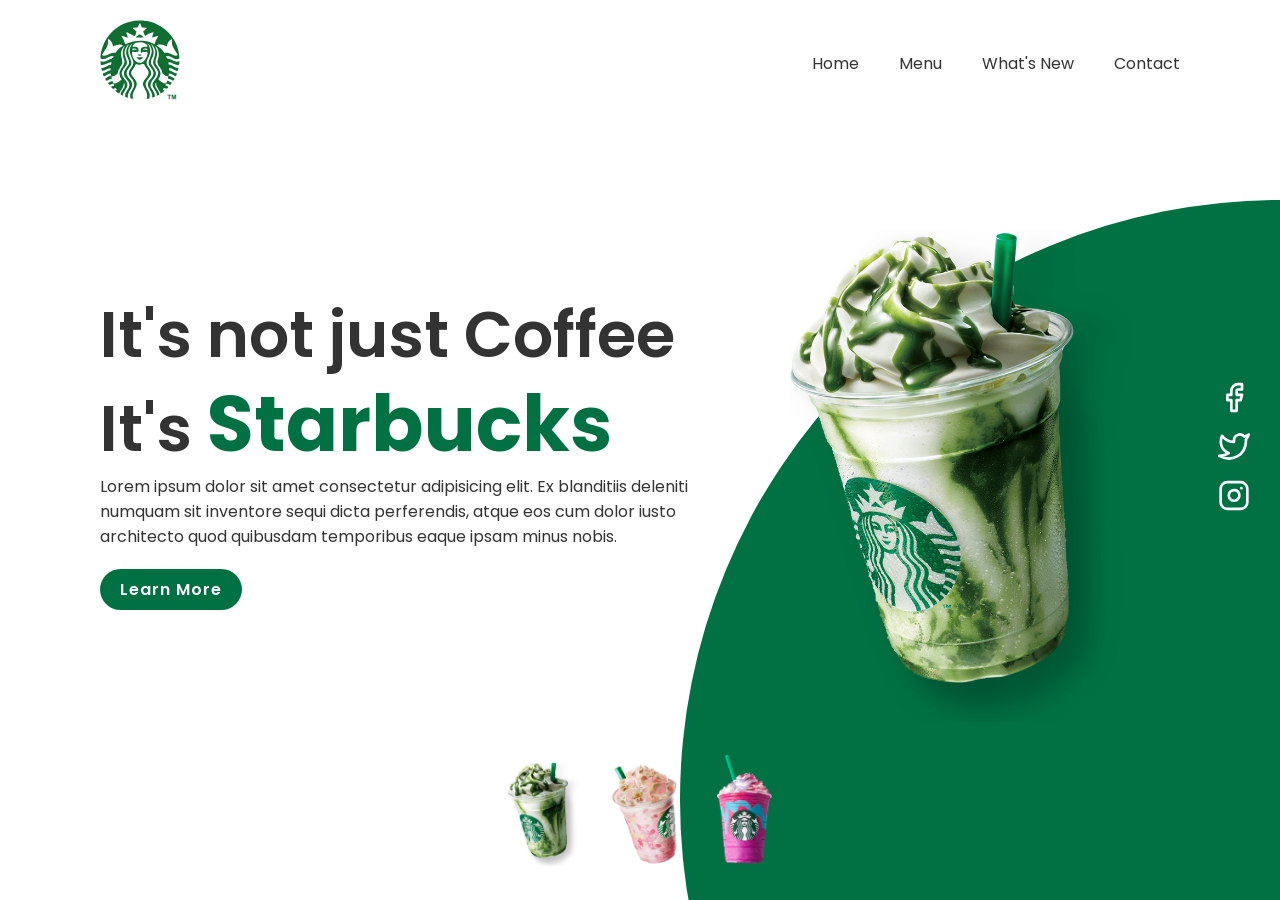
<file: product 2/index.html>
<!DOCTYPE html>
<html lang="en">
  <head>
    <meta charset="UTF-8" />
    <meta name="viewport" content="width=device-width, initial-scale=1.0" />
    <link
      rel="shortcut icon"
      href="./assets/images/starbucks.svg"
      type="image/x-icon"
    />
    <title>Starbucks</title>
    <link rel="preconnect" href="https://fonts.gstatic.com" />
    <link
      href="https://fonts.googleapis.com/css2?family=Poppins:wght@300;400;600;700&display=swap"
      rel="stylesheet"
    />
    <link rel="stylesheet" href="./assets/styles/style.css" />
    <link rel="stylesheet" href="./assets/styles/responsive.css" />
  </head>
  <body>
    <section>
      <div class="circle"></div>
      <header>
        <a href="#"
          ><img
            src="./assets/images/starbucks.svg"
            alt="Logo Starbucks"
            class="logo"
        /></a>
        <div class="toggle" onclick="toggleMenu()"></div>
        <ul class="navigation">
          <li><a href="#">Home</a></li>
          <li><a href="#">Menu</a></li>
          <li><a href="#">What's New</a></li>
          <li><a href="#">Contact</a></li>
        </ul>
      </header>
      <div class="content">
        <div class="textBox">
          <h2>
            It's not just Coffee<br />
            It's <span>Starbucks</span>
          </h2>
          <p>
            Lorem ipsum dolor sit amet consectetur adipisicing elit. Ex
            blanditiis deleniti numquam sit inventore sequi dicta perferendis,
            atque eos cum dolor iusto architecto quod quibusdam temporibus eaque
            ipsam minus nobis.
          </p>
          <a href="#">Learn More</a>
        </div>

        <div class="imgBox">
          <img
            src="./assets/images/coffe2.png"
            alt="Coffee1"
            class="starbucks"
          />
        </div>
      </div>
      <ul class="thumb">
        <li>
          <img
            src="./assets/images/thumb2.png"
            alt="Thumbnail"
            onclick="changeThumb('coffe2');changeCircleColor('#017143')"
          />
        </li>
        <li>
          <img
            src="./assets/images/thumb.png"
            alt="Thumbnail"
            onclick="changeThumb('coffe');changeCircleColor('#eb7495')"
          />
        </li>
        <li>
          <img
            src="./assets/images/thumb3.png"
            alt="Thumbnail"
            onclick="changeThumb('coffe3');changeCircleColor('#d752b1')"
          />
        </li>
      </ul>
      <ul class="sci">
        <li>
          <a href=""
            ><img src="./assets/images/facebook.svg" alt="Facebook"
          /></a>
        </li>
        <li>
          <a href="#"
            ><img src="./assets/images/twitter.svg" alt="Twitter"
          /></a>
        </li>
        <li>
          <a href=""
            ><img src="./assets/images/instagram.svg" alt="Instagram"
          /></a>
        </li>
      </ul>
    </section>
    <!-- JavaScript Import -->
    <script>
      function changeThumb(img) {
        console.log(img);
        document.querySelector(".starbucks").src = `./assets/images/${img}.png`;
      }

      function changeCircleColor(color) {
        document.querySelector(".circle").style.backgroundColor = color;
        document.querySelector(".textBox h2 span").style.color = color;
        document.querySelector(".textBox a").style.backgroundColor = color;
      }

      function toggleMenu() {
        const menu = document.querySelector(".toggle");
        const navigation = document.querySelector(".navigation");
        menu.classList.toggle("active");
        navigation.classList.toggle("active");
      }
    </script>
  </body>
</html>
</file>
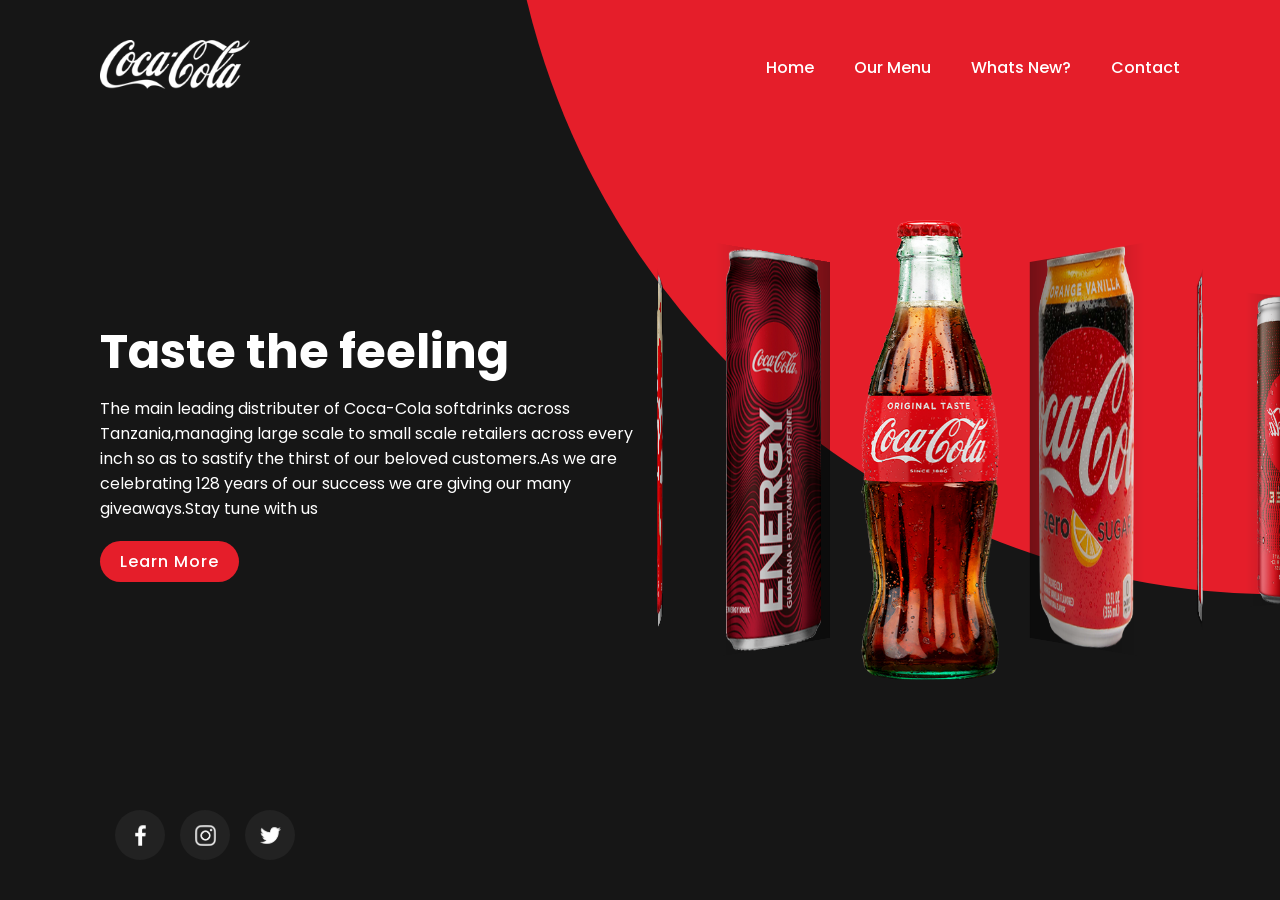
<file: product 3/index.html>
<!DOCTYPE html>
<html lang="en">
    <head>
        <meta charset="UTF-8">
        <title>Cocacola Landing Page</title>
        <meta name="viewport" content="width=device-width, initial-scale=1.0">
        <link rel="stylesheet" href="https://unpkg.com/swiper/swiper-bundle.min.css">
        <link rel="stylesheet" href="./css/styles.css">
    </head>
    <body>
        <section>
            <div class="circle"></div>
            <header>
                <a href="./index.html"><img src="./img/logo.png" alt="logo image" class="logo"></a>
                <nav>
                    <ul class="navigation">
                        <li>
                            <a href="./index.html">Home</a>
                        </li>
                        <li>
                            <a href="#">Our Menu</a>
                        </li>
                        <li>
                            <a href="#">Whats New?</a>
                        </li>
                        <li>
                            <a href="#">Contact</a>
                        </li>
                    </ul>
                </nav>
            </header>
            <div class="content">
                <div class="text-box">
                    <h2>Taste the feeling</h2>
                    <p>The main leading distributer of Coca-Cola softdrinks across Tanzania,managing large scale to small scale retailers across every inch so as to sastify the thirst of our beloved customers.As we are celebrating 128 years of our success we are giving our many giveaways.Stay tune with us</p>
                    <a href="#">Learn More</a>
                </div>
                <div
                    class="image-box">
                    <!-- Swiper -->
                    <div class="swiper-container">
                        <div class="swiper-wrapper">
                            <div class="swiper-slide"><img src="./img/cocacola1.png" alt="Cocacola image 1"></div>
                            <div class="swiper-slide"><img src="./img/cocacola2.png" alt="Cocacola image 2"></div>
                            <div class="swiper-slide"><img src="./img/cocacola3.png" alt="Cocacola image 3"></div>
                            <div class="swiper-slide"><img src="./img/cocacola4.png" alt="Cocacola image 4"></div>
                            <div class="swiper-slide"><img src="./img/cocacola5.png" alt="Cocacola image 5"></div>
                            <div class="swiper-slide"><img src="./img/cocacola6.png" alt="Cocacola image 6"></div>
                        </div>

                    </div>
                </div>

            </div>
            <ul class="sci">
                <li>
                    <a href="https://facebook.com/giltwizy"><img src="./img/facebook.png" alt="Facebook logo"></a>
                </li>
                <li>
                    <a href="https://instagram.com/giltwizy"><img src="./img/instagram.png" alt="Instagram logo"></a>
                </li>
                <li>
                    <a href="https://twitter.com/giltwizy"><img src="./img/twitter.png" alt="Twitter logo"></a>
                </li>
            </ul>
        </section>

        <script src="https://unpkg.com/swiper/swiper-bundle.min.js"></script>

        <!-- Initialize Swiper -->
        <script>
            var swiper = new Swiper('.swiper-container', {
                effect: 'coverflow',
                grabCursor: true,
                centeredSlides: true,
                slidesPerView: 'auto',
                coverflowEffect: {
                    rotate: 50,
                    stretch: 0,
                    depth: 200,
                    modifier: 1,
                    slideShadows: true
                },
                pagination: {
                    el: '.swiper-pagination'
                },
                loop: true
            });
        </script>
    </body>
</html>
</file>
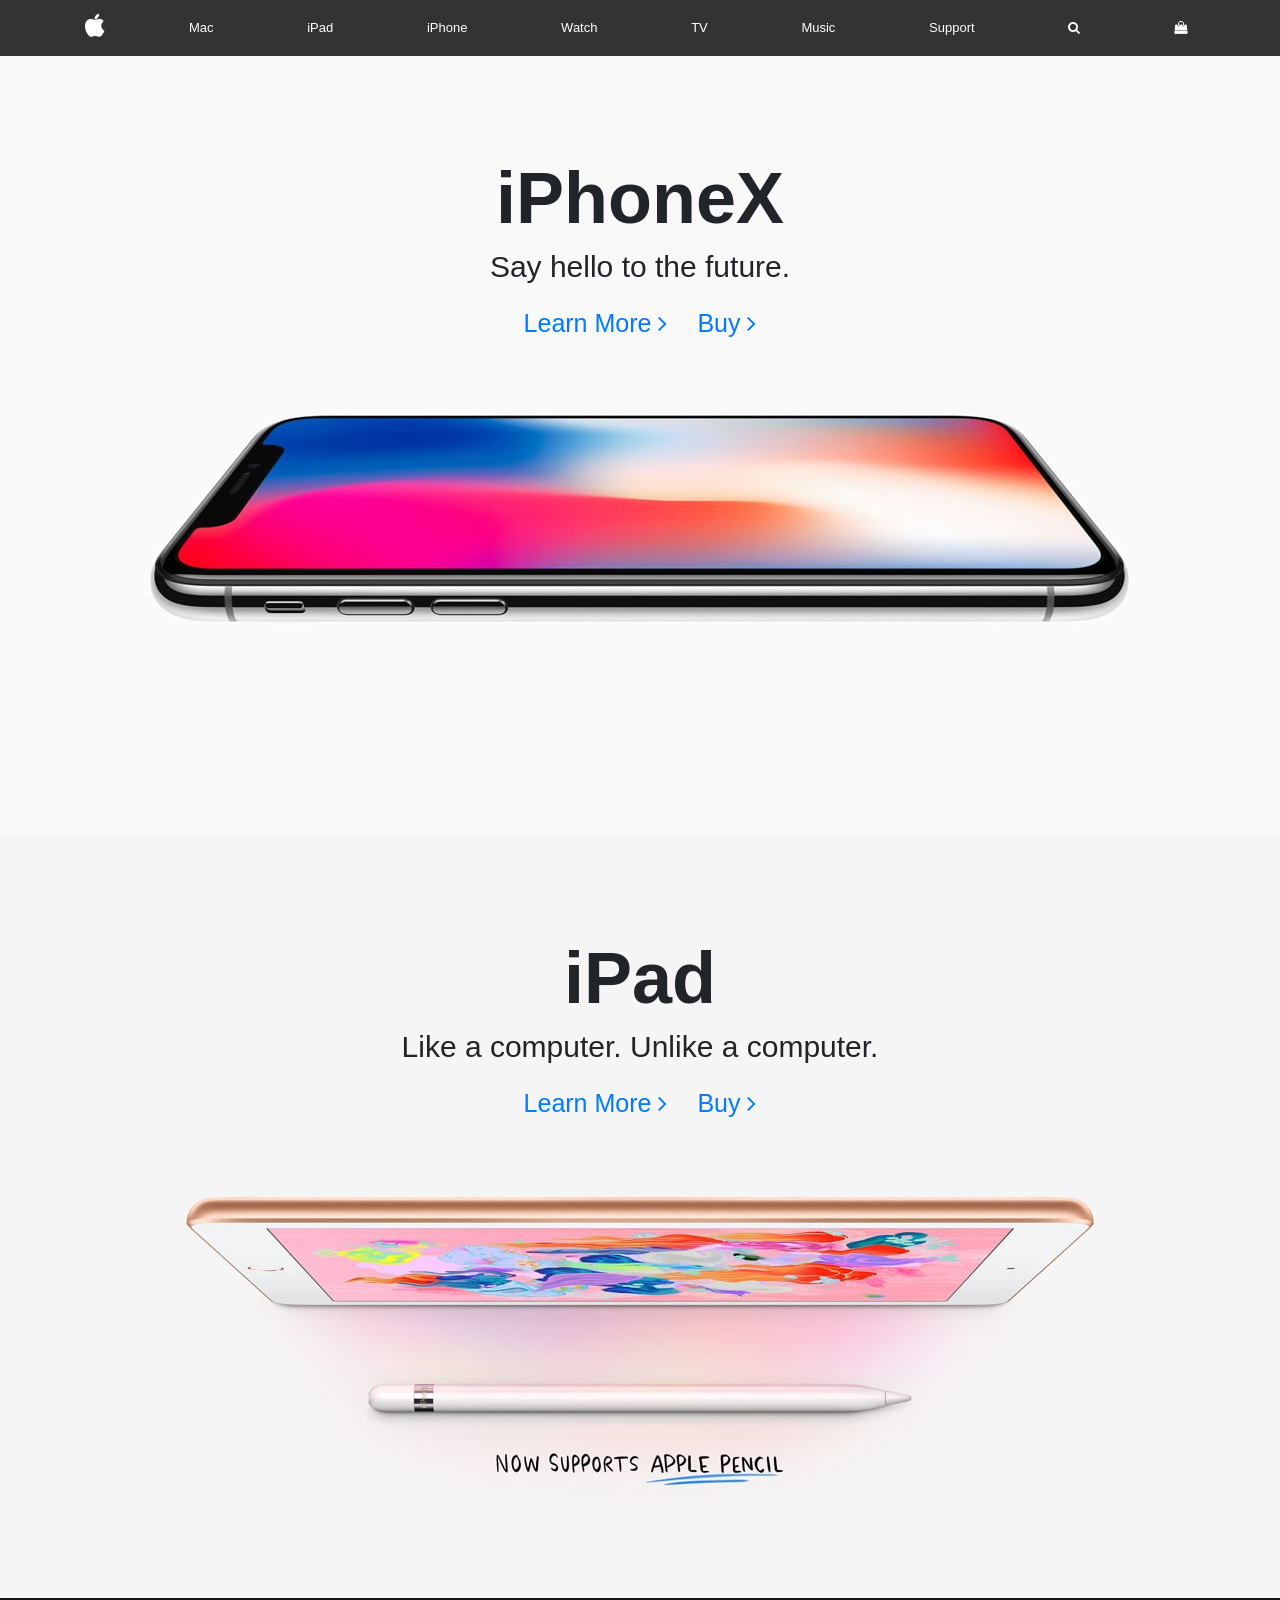
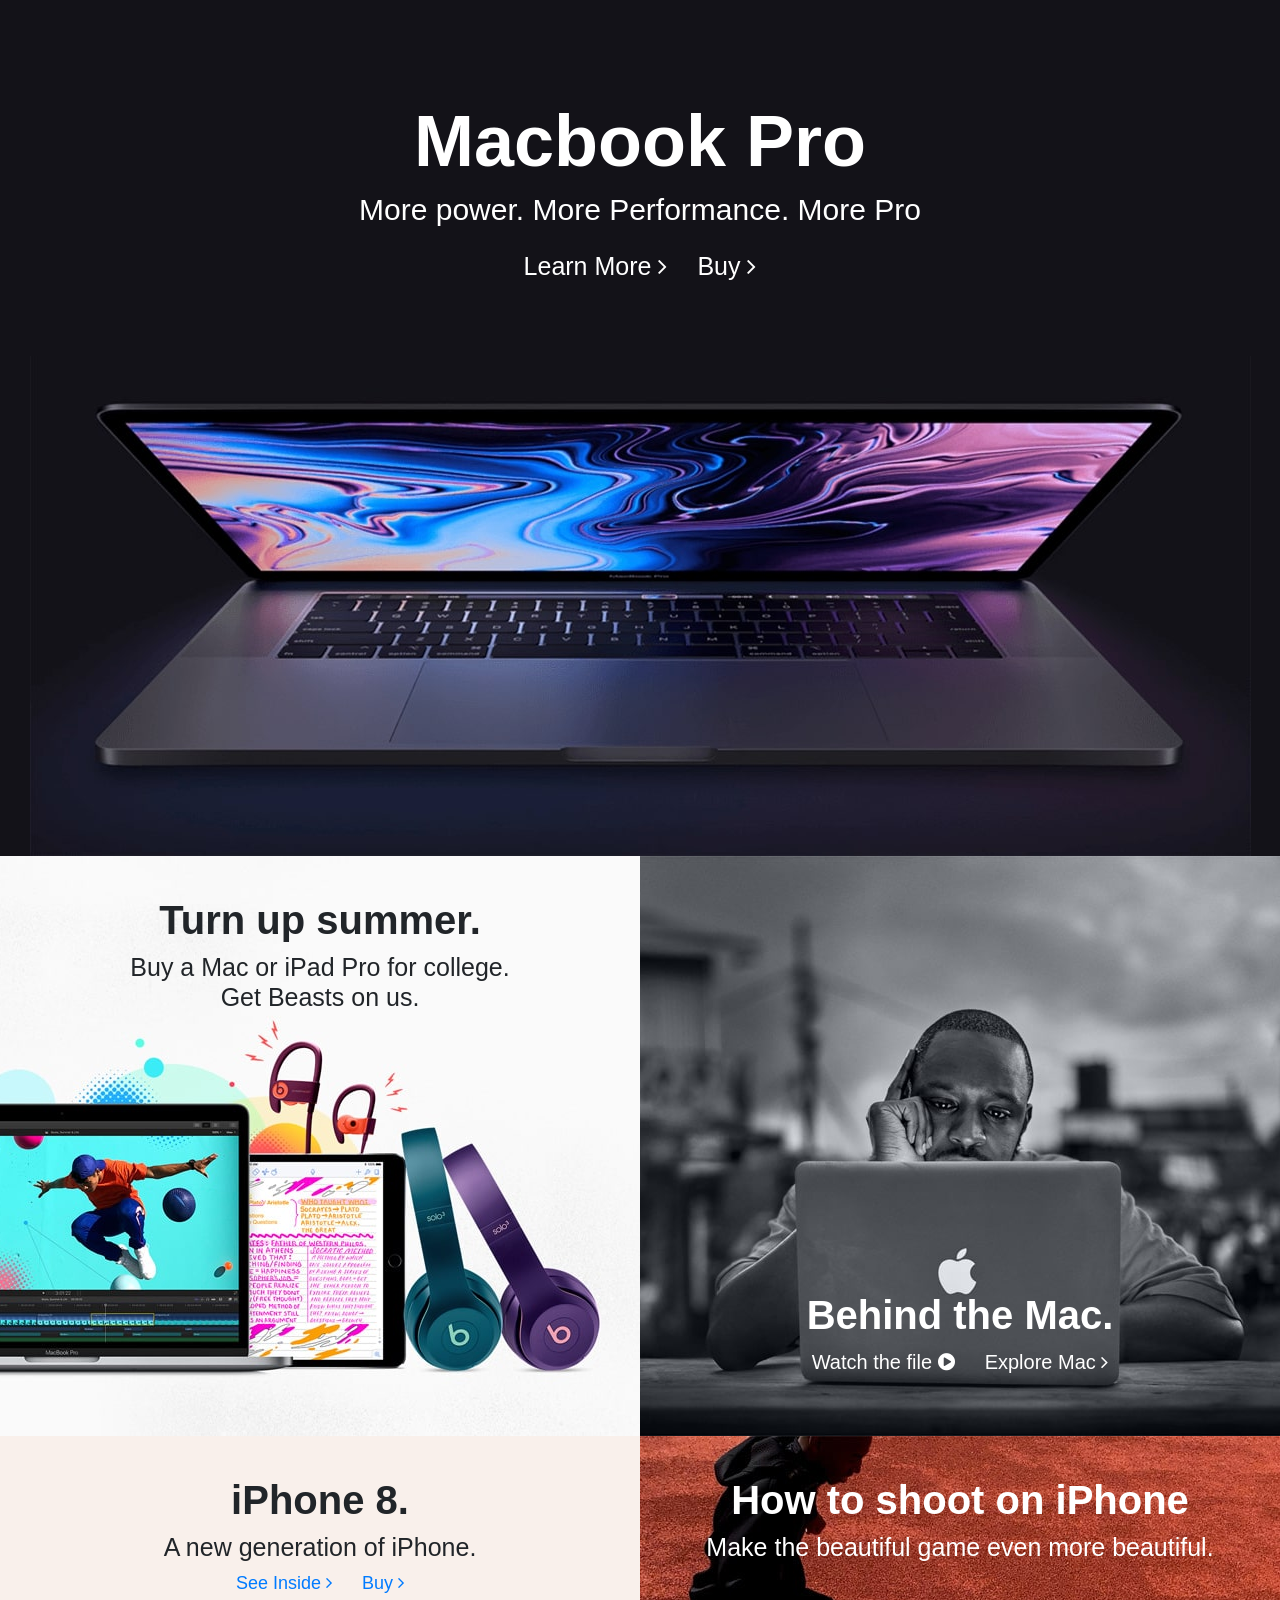
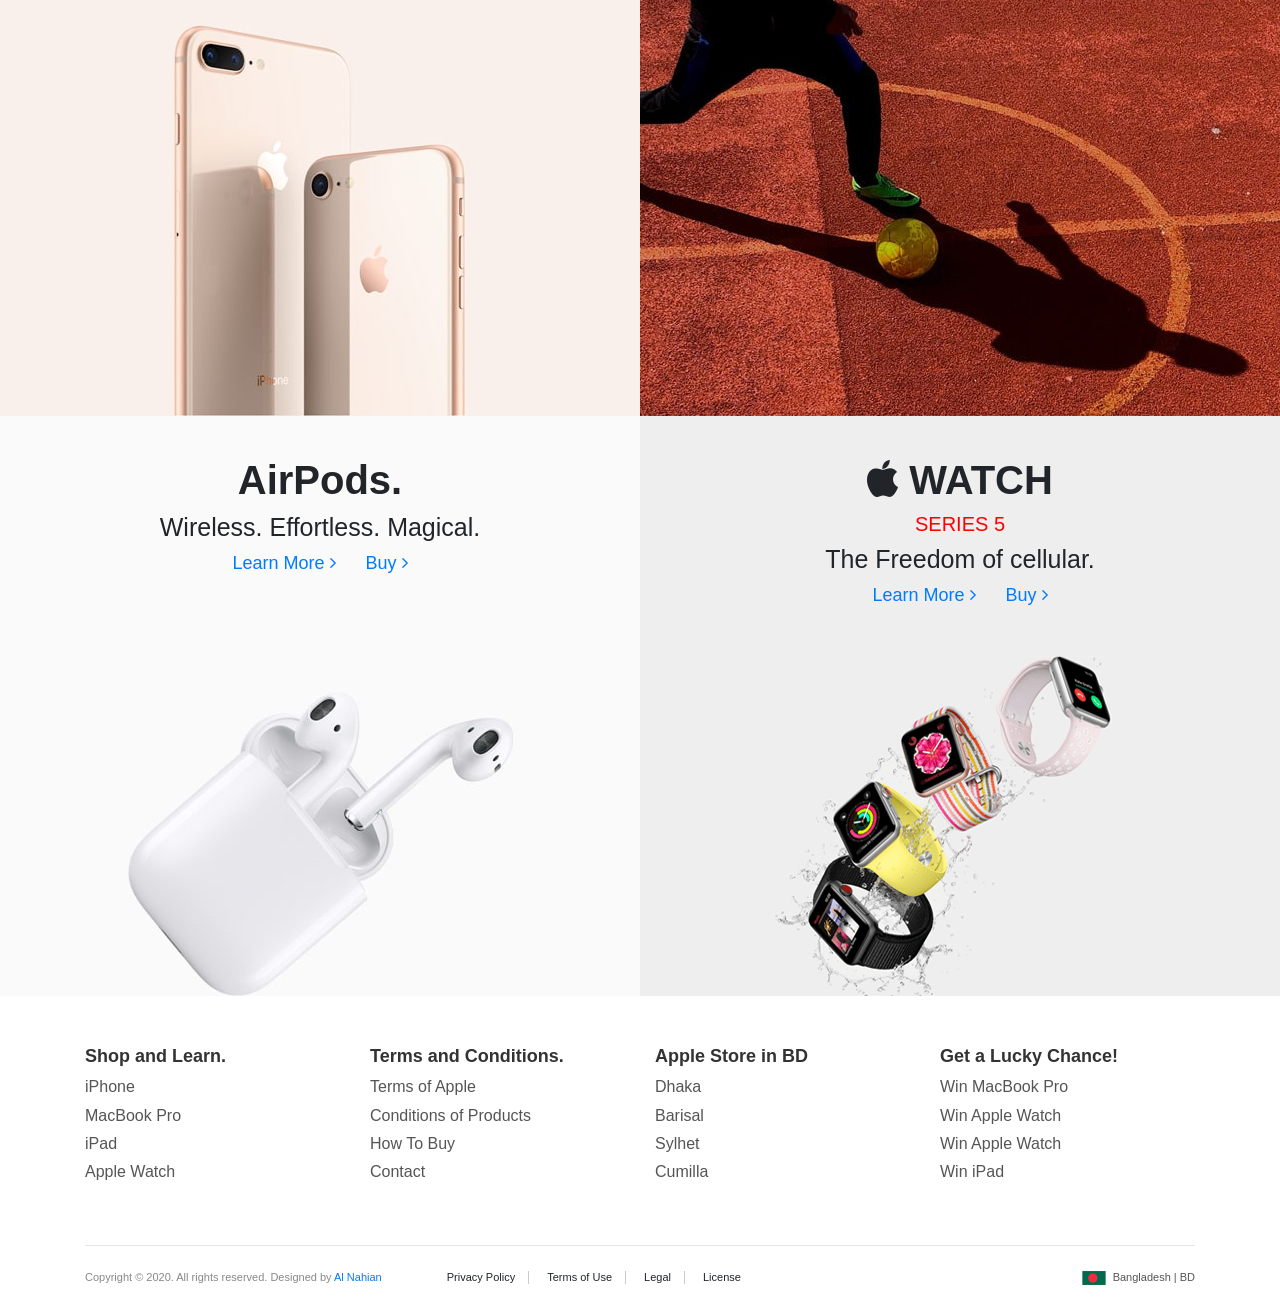
<file: product 4/now/index.html>
﻿<!DOCTYPE html>
<html>

<head>
    <meta charset="utf-8">
    <meta name="viewport" content="width=device-width, initial-scale=1.0, shrink-to-fit=no">
    <title>APPLE</title>
    <link rel="icon" type="image/png" sizes="444x506" href="assets/img/favicon.png">
    <link rel="icon" type="image/png" sizes="444x506" href="assets/img/favicon.png">
    <link rel="stylesheet" href="https://cdnjs.cloudflare.com/ajax/libs/twitter-bootstrap/4.5.2/css/bootstrap.min.css">
    <link rel="stylesheet" href="https://cdnjs.cloudflare.com/ajax/libs/font-awesome/4.7.0/css/font-awesome.min.css">
    <link rel="stylesheet" href="assets/css/Corporate-Footer-Clean.css">
    <link rel="stylesheet" href="assets/css/styles.css">
</head>

<body>
    <nav class="navbar navbar-dark navbar-expand-md fixed-top bg-dark flex-grow-1 justify-content-between">
        <div class="container"><a class="navbar-brand" href="#"><i class="fa fa-apple" style="font-size: 30px;"></i></a><button data-toggle="collapse" class="navbar-toggler" data-target="#navcol-1"><span class="sr-only">Toggle navigation</span><span class="navbar-toggler-icon"></span></button>
            <div
                class="collapse navbar-collapse" id="navcol-1">
                <ul class="nav navbar-nav flex-grow-1 justify-content-between">
                    <li class="nav-item"><a class="nav-link" href="#">Mac</a></li>
                    <li class="nav-item"><a class="nav-link" href="#">iPad</a></li>
                    <li class="nav-item"><a class="nav-link" href="#">iPhone</a></li>
                    <li class="nav-item"><a class="nav-link" href="#">Watch</a></li>
                    <li class="nav-item"><a class="nav-link" href="#">TV</a></li>
                    <li class="nav-item"><a class="nav-link" href="#">Music</a></li>
                    <li class="nav-item"><a class="nav-link" href="#">Support</a></li>
                    <li class="nav-item"><a class="nav-link" href="#"><i class="fa fa-search"></i></a></li>
                    <li class="nav-item"><a class="nav-link" href="#"><i class="fa fa-shopping-bag"></i></a></li>
                </ul>
        </div>
        </div>
    </nav>
    <section class="product iphonex">
        <h1>iPhoneX</h1>
        <h2>Say hello to the future.</h2>
        <div class="product-links"><a class="learn-more" href="#">Learn More&nbsp;<i class="fa fa-angle-right"></i></a><a href="#">Buy&nbsp;<i class="fa fa-angle-right"></i></a></div><img class="img-fluid iphonex-big-img" src="assets/img/iphone_x_largetall.jpg"></section>
    <section class="product ipad">
        <h1>iPad</h1>
        <h2>Like a computer. Unlike a computer.</h2>
        <div class="product-links"><a class="learn-more" href="#">Learn More&nbsp;<i class="fa fa-angle-right"></i></a><a href="#">Buy&nbsp;<i class="fa fa-angle-right"></i></a></div><img class="img-fluid iphonex-big-img" src="assets/img/ipad_largetall.jpg"></section>
    <section class="product macbook-pro">
        <h1>Macbook Pro</h1>
        <h2>More power. More Performance. More Pro</h2>
        <div class="product-links mackbookpro-links"><a class="learn-more" href="#">Learn More&nbsp;<i class="fa fa-angle-right"></i></a><a href="#">Buy&nbsp;<i class="fa fa-angle-right"></i></a></div><img class="img-fluid iphonex-big-img" src="assets/img/macbook_pro_performance_largetall.jpg"></section>
    <div class="row no-gutters product-grid">
        <div class="col-md-6">
            <div class="product-small product-one-left" style="background: url(&quot;assets/img/shop_for_college_large.jpg&quot;) center / cover no-repeat;">
                <h3>Turn up summer.</h3>
                <h4>Buy a Mac or iPad Pro for college.<br>Get Beasts on us.</h4>
            </div>
        </div>
        <div class="col-md-6">
            <div class="product-small product-two-right" style="background: url(&quot;assets/img/behind_the_mac_boniface_large.jpg&quot;) center / cover no-repeat;">
                <h3><strong>Behind the Mac.</strong><br></h3>
                <div class="product-links product-two-right-links"><a class="learn-more" href="#">Watch the file&nbsp;<i class="fa fa-play-circle"></i></a><a href="#">Explore Mac&nbsp;<i class="fa fa-angle-right"></i></a></div>
            </div>
        </div>
        <div class="col-md-6 product-three-left">
            <div class="product-small" style="background: url(&quot;assets/img/iphone_8_large.jpg&quot;) bottom / auto no-repeat, #f9f0eb;">
                <h3>iPhone 8.</h3>
                <h4>A new generation of iPhone.</h4>
                <div class="product-links"><a class="learn-more" href="#">See Inside&nbsp;<i class="fa fa-angle-right"></i></a><a href="#">Buy&nbsp;<i class="fa fa-angle-right"></i></a></div>
            </div>
        </div>
        <div class="col-md-6 product-four-right">
            <div class="product-small" style="background: url(&quot;assets/img/how_to_shoot_large.jpg&quot;) center / cover no-repeat;">
                <h3>How to shoot on iPhone</h3>
                <h4>Make the beautiful game even more beautiful.</h4>
            </div>
        </div>
        <div class="col-md-6 product-five-left">
            <div class="product-small" style="background: url(&quot;assets/img/airpods_large.jpg&quot;) bottom / auto no-repeat, #fafafa;">
                <h3>AirPods.</h3>
                <h4>Wireless. Effortless. Magical.</h4>
                <div class="product-links"><a class="learn-more" href="#">Learn More&nbsp;<i class="fa fa-angle-right"></i></a><a href="#">Buy&nbsp;<i class="fa fa-angle-right"></i></a></div>
            </div>
        </div>
        <div class="col-md-6 product-six-right">
            <div class="product-small" style="background: url(&quot;assets/img/watch_series_3_large.jpg&quot;) bottom / auto no-repeat, #eeeeee;">
                <h3><i class="fa fa-apple"></i>&nbsp;WATCH</h3>
                <h5>SERIES 5</h5>
                <h4>The Freedom of cellular.</h4>
                <div class="product-links"><a class="learn-more" href="#">Learn More&nbsp;<i class="fa fa-angle-right"></i></a><a href="#">Buy&nbsp;<i class="fa fa-angle-right"></i></a></div>
            </div>
        </div>
    </div>
    <footer class="page-footer">
        <div class="container">
            <div class="row">
                <div class="col-6 col-md-3">
                    <h4>Shop and Learn.</h4>
                    <ul class="footer-links">
                        <li><a href="#">iPhone</a></li>
                        <li><a href="#">MacBook Pro</a></li>
                        <li><a href="#">iPad</a></li>
                        <li><a href="#">Apple Watch</a></li>
                    </ul>
                </div>
                <div class="col-6 col-md-3">
                    <h4>Terms and Conditions.</h4>
                    <ul class="footer-links">
                        <li><a href="#">Terms of Apple</a></li>
                        <li><a href="#">Conditions of Products</a></li>
                        <li><a href="#">How To Buy</a></li>
                        <li><a href="#">Contact</a></li>
                    </ul>
                </div>
                <div class="col-6 col-md-3">
                    <h4>Apple Store in BD</h4>
                    <ul class="footer-links">
                        <li><a href="#">Dhaka</a></li>
                        <li><a href="#">Barisal</a></li>
                        <li><a href="#">Sylhet</a></li>
                        <li><a href="#">Cumilla</a></li>
                    </ul>
                </div>
                <div class="col-6 col-md-3">
                    <h4>Get a Lucky Chance!</h4>
                    <ul class="footer-links">
                        <li><a href="#">Win MacBook Pro</a></li>
                        <li><a href="#">Win Apple Watch</a></li>
                        <li><a href="#">Win Apple Watch</a></li>
                        <li><a href="#">Win iPad</a></li>
                    </ul>
                </div>
            </div>
            <hr>
            <div class="footer-legal">
                <div class="float-md-right region"><a href="#"><img src="assets/img/bd-flag-16px.png">Bangladesh | BD</a></div>
                <div class="d-inline-block copyright">
                    <p class="d-inline-block">Copyright © 2020. All rights reserved. Designed by <a href="https://alnahian2003.github.io/me">Al Nahian</a><br></p>
                </div>
                <div class="d-inline-block legal-links">
                    <div class="d-inline-block item">
                        <h5>Privacy Policy</h5>
                    </div>
                    <div class="d-inline-block item">
                        <h5>Terms of Use</h5>
                    </div>
                    <div class="d-inline-block item">
                        <h5>Legal</h5>
                    </div>
                    <div class="d-inline-block item">
                        <h5>License</h5>
                    </div>
                </div>
            </div>
        </div>
    </footer>
    <script src="https://cdnjs.cloudflare.com/ajax/libs/jquery/3.5.1/jquery.min.js"></script>
    <script src="https://cdnjs.cloudflare.com/ajax/libs/twitter-bootstrap/4.5.2/js/bootstrap.bundle.min.js"></script>
</body>

</html>
</file>
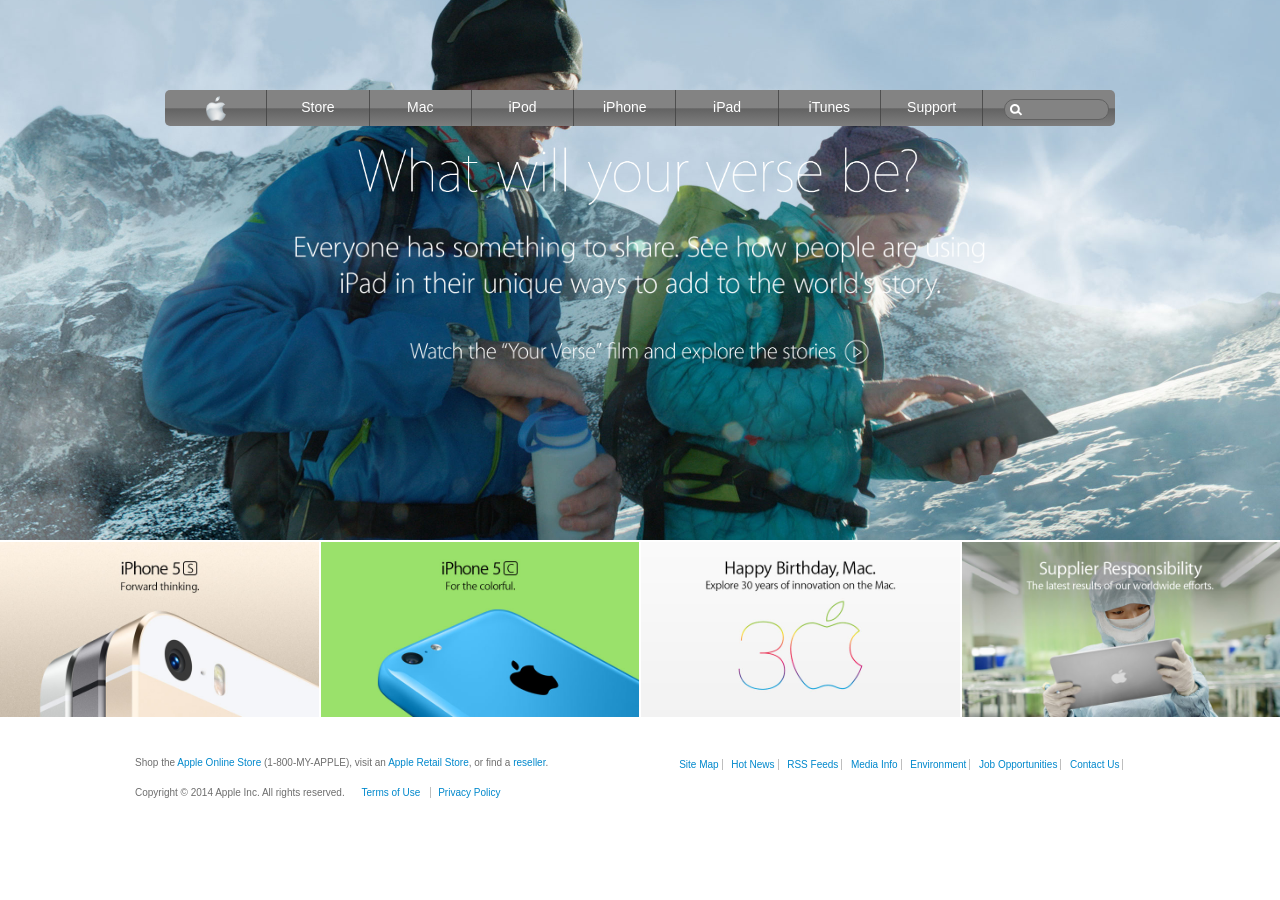
<file: product 4/then/index.html>
<!DOCTYPE html>
<html lang="en">
<head>
    <meta charset="UTF-8">
    <meta name="viewport" content="width=device-width, initial-scale=1.0">
    <link rel="stylesheet" href="styles.css">
    <title>Apple - Clone</title>
</head>
<body>
    <main>
        <div class="firstrow">   
            <nav>
                <ul>
                    <li class="appplogo firstitem"></li>
                    <li>Store</li>
                    <li>Mac</li>
                    <li>iPod</li>
                    <li>iPhone</li>
                    <li>iPad</li>
                    <li>iTunes</li>
                    <li>Support</li>
                    <li class="lastitem"><svg version="1.1" class="svg" >
                        <g>
                            <polygon  points="9.207,6.126 7.793,7.541 11.793,11.541 13.207,10.126" />
                            <path 
                                d="M5.917,2c1.608,0,2.917,1.308,2.917,2.917S7.525,7.833,5.917,7.833S3,6.525,3,4.917S4.308,2,5.917,2    M5.917,0C3.201,0,1,2.201,1,4.917s2.201,4.917,4.917,4.917s4.917-2.201,4.917-4.917C10.833,2.201,8.632,0,5.917,0L5.917,0z" />
                        </g>
                    </svg><input type="text"></li>
                </ul>
            </nav>
            <div class="imgfont font1"></div>
            <div class="imgfont font2"></div>
            <div class="imgfont play1 img3"></div>
            <div class="imgfont play2 img3"></div>             
        </div>
        
        <div class="secondrow">
            <div class="imgbot1"></div>
            <div class="imgbot2"></div>
            <div class="imgbot3"></div>
            <div class="imgbot4"></div>        
        </div>
    
        <footer>
            <div class="wrapper">
                <div class="onlinestore">
                <p>Shop the <a>Apple Online Store</a> (1-800-MY-APPLE), visit an <a>Apple Retail Store</a>, or find a <a>reseller</a>.</p>
                <ul class="upperlist">
                    <li><a href="">Site Map</a></li>
                    <li><a href="">Hot News</a></li>
                    <li><a href="">RSS Feeds</a></li>
                    <li><a href="">Media Info</a></li>
                    <li><a href="">Environment</a></li>
                    <li><a href="">Job Opportunities</a></li>
                    <li><a href="">Contact Us</a></li>
                    <li class="noborder"></li>           
                </ul>
                </div>
                <div class="copyright">
                    <p>Copyright © 2014 Apple Inc. All rights reserved.</p>        
                    <p class="border"><a href=""> Terms of Use </a></p>
                    <p><a href="">Privacy Policy</a></p>
                </div>
            </div>
        </footer>
    </main>
</body>
</html>
</file>
<file: product 2/assets/styles/style.css>
* {
    margin: 0;
    padding: 0;
    box-sizing: border-box;
}

body {
    font-family: 'Poppins', sans-serif;
}

a {
    text-decoration: none;
}

ul {
    list-style: none;
}

section {
    position: relative;
    width: 100%;
    min-height: 100vh;
    padding: 100px;
    display: flex;
    justify-content: space-between;
    align-items: center;
}

/* HEADER */

header {
    position: absolute;
    top: 0;
    left: 0;
    width: 100%;
    padding: 20px 100px;
    display: flex;
    justify-content: space-between;
    align-items: center;
}

header .logo {
    position: relative;
    max-width: 80px;

}

header ul {
    position: relative;
    display: flex;
}

header ul li a {
    display: inline-block;
    color: #333;
    font-weight: 400;
    margin-left: 40px;
    transition: opacity 250ms;
}

header ul li a:hover {
    opacity: 0.8;
}

/* CONTENT */

.content {
    position: relative;
    width: 100%;
    display: flex;
    justify-content: space-between;
    align-items: center;
}

.content .textBox {
    position: relative;
    max-width: 600px;
}

.content .textBox h2 {
    color: #333;
    font-size: 4em;
    line-height: 1.4em;
    font-weight: 600;
}

.content .textBox h2 span {
    color: #017143;
    font-size: 1.2em;
    font-weight: 700;
}

.content .textBox p {
    color: #333;
}


.content .textBox a {
    display: inline-block;
    margin-top: 20px;
    padding: 8px 20px;
    background-color: #017143;
    color: #FFF;
    border-radius: 40px;
    font-weight: 600;
    letter-spacing: 1px;
    transition: opacity 250ms;
}

.content .textBox a:hover {
    opacity: 0.8;
}

.content .imgBox {
    width: 600px;
    display: flex;
    justify-content: flex-end;
    padding-right: 50px;
    margin-top: 50px;
}

.content .imgBox img {
    max-width: 340px;
}


/* THUMBNAIL */

.thumb {
    position: absolute;
    left: 50%;
    bottom: 20px;
    transform: translateX(-50%);
    display: flex;
    align-items: center;
}

.thumb li {
    display: inline-block;
    margin: 0 20px;
    cursor: pointer;
    transition: 0.5s;
}

.thumb li:first-child {
    margin-right: 12px;
}

.thumb li:hover {
    transform: translateY(-15px);
}

.thumb li img {
    max-width: 65px;
}

.thumb li:first-child img {
    max-width: 72px;
}

.thumb li:last-child img {
    max-width: 55px;
    margin-bottom: 10px;
}

/* SOCIAL ICONS */

.sci {
    position: absolute;
    top: 50%;
    right: 30px;
    transform: translateY(-50%);
    display: flex;
    justify-content: center;
    align-items: center;
    flex-direction: column;
}

.sci li a {
    display: inline-block;
    margin: 5px 0;
    filter: invert(1);
}

.sci li a img {
    transition: opacity 250ms;
}

.sci li a img:hover {
    opacity: 0.8;
}


/* CIRCLE  */
.circle {
    position: absolute;
    top: 0;
    left: 0;
    width: 100%;
    height: 100%;
    background-color: #017143;
    clip-path: circle(600px at right 800px);
}
</file>
<file: product 2/assets/styles/responsive.css>
@media(max-width: 991px) {
    header {
        padding: 20px;
    }

    header .logo {
        max-width: 60px;
    }

    header ul {
        display: none;
    }

    .toggle {
        position: relative;
        width: 30px;
        height: 30px;
        cursor: pointer;
        background-image: url(../images/menu.png);
        background-size: 30px;
        background-position: center;
        background-repeat: no-repeat;
        filter: invert(1);
        transition: opacity 250ms;
    }

    .toggle:hover {
        opacity: 0.8;
    }

    .toggle.active {
        position: fixed;
        right: 20px;
        background-image: url(../images/close.png);
        background-size: 25px;
        background-position: center;
        background-repeat: no-repeat;
        z-index: 11;
    }

    .navigation.active {
        position: fixed;
        top: 0;
        left: 0;
        width: 100%;
        height: 100%;
        display: flex;
        flex-direction: column;
        align-items: center;
        justify-content: center;
        background-color: #FFF;
        z-index: 10;
    }

    .navigation.active li a {
        font-size: 1.5em;
        margin-bottom: 40px;
    }

    section {
        padding: 20px 20px 180px;
    }

    .content {
        flex-direction: column;
        margin-top: 100px;
    }

    .content .textBox h2 {
        font-size: 2.5em;
        margin-bottom: 15px;
    }

    .content .textBox {
        max-width: 100%; 
    }

    .circle {
        clip-path: circle(400px at center bottom);
    }

    .imgBox {
        max-width: 100%;
        justify-content: center;
    }

    .imgBox img {
        width: 250px;
    }

    .sci {
        background-color: #017143;
        right: 0;
        width: 50px;
        border-top-left-radius: 5px;
        border-bottom-left-radius: 5px;
        padding: 5px 0;
    }


}

/* CONTINUE...  */
</file>
<file: product 3/css/styles.css>
@import url('https://fonts.googleapis.com/css2?family=Poppins:wght@200;300;400;500;600;700;800;900&display=swap');

*{
    font-family: 'Poppins', sans-serif;
    margin: 0;
    padding: 0;
    box-sizing: border-box;
}

section{
    position: relative;
    width: 100%;
    min-height: 100vh;
    padding: 100px;
    display: flex;
    justify-content: space-between;
    align-items: center;
    background-color: #161616;
}

section .circle{
    position: absolute;
    top: 0;
    left: 0;
    width: 100%;
    height: 100%;
    background-color: #e51e2a;
    clip-path: circle(70% at right -20%);
}

header{
    position: absolute;
    top: 0;
    left: 0;
    width: 100%;
    padding: 40px 100px;
    display: flex;
    justify-content: space-between;
    align-items: center;
}

header .logo{
    position: relative;
    max-width: 150px;
}

header .navigation{
    position: relative;
    display: flex;
}

header .navigation li{
    list-style: none;
}

header .navigation li a{
    display: inline-block;
    color: #fff;
    font-weight: 500;
    text-decoration: none;
    margin-left: 40px;
}

.content{
    position: relative;
    width: 100%;
    display: flex;
    justify-content: space-between;
    align-items: center;
}

.content .text-box{
    position: relative;
    max-width: 600px;
    margin-right: 20px;    
}

.content .text-box h2{
    color: #fff;
    font-size: 3em;
    margin-bottom: 10px;
    line-height: 1.4em;
    font-weight: 700;
}

.content .text-box p{
    color: #fff;

}

.content .text-box a{
    color: #fff;
    display: inline-block;
    margin-top: 20px;
    padding: 8px 20px;
    background-color: #e51e2a;
    border-radius: 40px;
    font-weight: 500;
    letter-spacing: 1px;
    text-decoration: none;
}

.sci{
    position: absolute;
    bottom: 40px;
    left: 100px;
    display: flex;
    justify-content: center;
    align-items: center;
}

.sci li{
    list-style: none;
}

.sci li a{
    display: inline-block;
    margin-left: 15px;
    background-color: #222;
    width: 50px;
    height: 50px;
    display: flex;
    justify-content: center;
    align-items: center;
    border-radius: 50%;
    transition: 0.2s ease-in-out;
}

.sci li a:hover{
    background-color: #e51e2a;
    transform: translateY(-10px);
}

.sci li a img{
    filter: invert(1);
    transform: scale(0.5);
}

/* **********Swipper**************** */
.swiper-container {
    width: 100%;
    padding-top: 50px;
    padding-bottom: 50px;
  }

  .swiper-slide {
    background-position: center;
    background-size: cover;
    width: 180px;
    height: 460px;
    display: flex;
    justify-content: center;
  }

  .content .image-box{
      width: 500px;
      display: flex;
      justify-content: flex-end;
  }

  .content .image-box img{
      max-width: 150px;
  }

  .swiper-slide .img{
      position: absolute;
      bottom: 0;
      max-height: 100%;
  }

  .swiper-container-3d .swiper-slide-shadow-left,
  .swiper-container-3d .swiper-slide-shadow-right{
      background-image: none;
  }
</file>
<file: product 4/now/assets/css/Corporate-Footer-Clean.css>
.page-footer {
  background-color: #fff;
  padding-top: 50px;
  padding-bottom: 10px;
}

.page-footer h4 {
  color: #333333;
  font-size: 11px;
  font-weight: bold;
}

.page-footer p {
  color: #888;
  font-size: 11px;
}

.page-footer .footer-links {
  list-style: none;
  padding: 0;
  margin-bottom: 45px;
  word-break: break-all;
}

.page-footer .footer-links a {
  color: #555;
  font-size: 11px;
}

.page-footer .footer-links li {
  margin-bottom: 5px;
  line-height: 1.3;
}

.page-footer .footer-legal .copyright {
  margin-right: 60px;
}

.page-footer .footer-legal .legal-links .item {
  padding-right: 13px;
  border-right: 1px solid #ccc;
  margin: 0;
  margin-right: 13px;
}

.page-footer .footer-legal .legal-links .item:last-child {
  border-right: none;
}

.page-footer .footer-legal .legal-links .item h5 {
  font-size: 11px;
  margin-top: 0;
  margin-bottom: 0;
}

.page-footer .region {
  margin-bottom: 20px;
}

.page-footer .region a {
  color: #555;
  font-size: 11px;
}

.page-footer .region img {
  margin-right: 7px;
}

@media (min-width: 768px) {
  .page-footer .region {
    margin-bottom: 0;
  }
}
</file>
<file: product 4/now/assets/css/styles.css>
body {
  padding-top: 55px;
  font-size: 18px !important;
  overflow-x: hidden;
}

.navbar.navbar-dark.navbar-expand-md.fixed-top.bg-dark {
  background-color: #000 !important;
  opacity: 0.8;
}

.nav-link {
  color: #fff !important;
  font-size: 13px;
  text-align: center;
}

.navbar-brand .fa.fa-apple {
  font-size: 25px !important;
  line-height: 0;
  margin-right: 60px !important;
}

.product {
  padding-top: 100px;
  text-align: center;
}

.product h1 {
  font-size: 72px;
  font-weight: 700;
}

.product h2 {
  font-size: 30px;
  font-weight: 400;
}

.product .product-links {
  font-size: 25px;
  margin: 20px auto;
  font-weight: 500;
}

.learn-more {
  margin-right: 30px;
}

.img-fluid.iphonex-big-img {
  margin-top: 50px;
}

.product.iphonex {
  background-color: #f9f9f9;
}

.product.ipad {
  background: #f5f5f5;
}

.product.macbook-pro {
  color: #fff;
  background: #131218;
}

.product-links.mackbookpro-links a {
  color: #fff;
}

.product-small {
  height: 580px;
  padding-top: 40px;
  /*margin: 0 0 10px 10px;*/
  text-align: center;
}

.product-small h3 {
  font-size: 40px;
  font-weight: 700;
}

.product-small h4 {
  font-size: 25px;
  font-weight: 500;
}

.product-small.product-two-right {
  color: #fff;
  padding-top: 435px;
}

.product-links.product-two-right-links a {
  color: #fff;
  font-size: 20px;
}

.col-md-6.product-four-right {
  color: #fff;
}

.col-md-6.product-six-right h5 {
  color: red;
}

@media (max-width: 575.98px) {
  h1 {
    font-size: 40px !important;
  }
}

@media (max-width: 575.98px) {
  h2 {
    font-size: 20px !important;
  }
}

@media (max-width: 575.98px) {
  .product-links a {
    font-size: 18px;
  }
}

@media (max-width: 575.98px) {
  h3 {
    font-size: 30px !important;
  }
}

@media (max-width: 575.98px) {
  h4 {
    font-size: 20px !important;
  }
}

@media (max-width: 767.98px) {
  .product {
    padding-left: 20px;
    padding-right: 20px;
  }
}

@media (max-width: 767.98px) {
  .product-small {
    padding-left: 20px !important;
    padding-right: 20px !important;
  }
}

.footer-links li a {
  font-size: 16px !important;
}

@media (max-width: 575.98px) {
  .footer-links li a {
    font-size: 14px !important;
  }
}

.col-6.col-md-3 h4 {
  font-size: 18px;
}

@media (max-width: 575.98px) {
  .col-6.col-md-3 h4 {
    font-size: 16px !important;
  }
}
</file>
<file: product 4/then/styles.css>
* {
    margin: 0;
    box-sizing: border-box;
}
body {
    margin: 0 auto;
    height: 100%;
    text-align: center;
}
main {
    margin: 0 auto;
    width: 100%;
    text-align: center;
}
a {
    text-decoration: none;
    color: #08c;
}
a:hover {
    text-decoration: underline;
}
nav {
    height: 36px;
    margin: 0;
    padding: 0;
    width: 950px;
    background: linear-gradient(rgb(131, 131, 131), rgb(131, 131, 131) 50%, rgb(99, 99, 99) 52%, rgb(126, 126, 126));
    border-radius: 5px;
}
nav ul {
    padding: 0;
    display: flex;
    justify-content: space-between;
    flex-direction: row;
    color: white;
    font-family: "Lucida Grande", "Lucida Sans Unicode", Helvetica, Arial, Verdana, sans-serif;
    cursor: pointer;
}
.appplogo {
    width: 100%;
    background-image: url("images/applelogo.png");
    background-size: 20%;
    background-repeat: no-repeat;
    background-position: center;
}
nav ul li {
    display: inline-block;
    width: 100%;
    height: 36px;
    align-items: center;
    padding-top: 9px;
    border-right: 0.7px rgba(68, 68, 68, 0.822) solid;
    font-size: 14px;
    font-family: "Lucida Grande", "Lucida Sans Unicode", Helvetica, Arial, Verdana, sans-serif;
}
nav ul li:hover:not(.lastitem) {
    background-color: rgba(68, 68, 68, 0.822);
}
.applogo {
    width: 18px;
    position: relative;
    top: -3px;
}
input {
    color: white;
    width: 80%;
    font-family: "Lucida Grande", "Lucida Sans Unicode", Helvetica, Arial, Verdana, sans-serif;
    border-radius: 10px;
    background-color: rgb(131, 131, 131);
    border: 1px rgb(97, 97, 97) solid;
    height: 21px;
    outline: none;
    padding-left: 25px;
}
.firstitem {
    border-radius: 5px 0 0 5px;
}
.lastitem {
    border-radius: 0 5px 5px 0;
    border-right: none;
    width: 130%;
}
svg {
    position: relative;
    fill: white;
    width: 15px;
    height: 15px;
    cursor: inherit;
    left: 20px;
    top: 5px;
}
.firstrow {
    position: relative;
    width: 100%;
    height: 540px;
    background-image: url("images/main-hero.jpg");
    background-position: bottom;
    background-size: 1440px 1315px;
    background-repeat: no-repeat;
    display: flex;
    flex-direction: column;
    justify-content: flex-end;
    align-items: center;
    padding-bottom: 12%;
}
.imgbot1 {
    background-image: url(images/row1.jpg);
}
.imgbot2 {
    background-image: url(images/row2.jpg);
}
.imgbot3 {
    background-image: url(images/row3.jpg);
}
.imgbot4 {
    background-image: url(images/row4.jpg);
}
.secondrow div {
    background-size: 100%;
    background-repeat: no-repeat;
}
.secondrow {
    width: 100%;
    max-width: 1440px;
    margin: 2px auto;
    display: grid;
    grid-template-columns: repeat(4, auto);
    grid-template-rows: 200px;
    gap: 2px;
}
.imgfont {
    background-size: 100%;
    background-repeat: no-repeat;
    background-position: center;
    text-align: center;
}
.font1 {
    background-image: url("images/h1.png");
    height: 90px;
    width: 50%;
}
.font2 {
    background-image: url("images/h2.png");
    width: 65%;
    height: 100px;
}
.font3 {
    height: 50px;
}
.play1 {
    background-image: url("images/playh3.png");
    width: 65%;
    height: 70px;
    position: absolute;
    cursor: pointer;
}
.play2 {
    background-image: url("images/playh3-2.png");
    visibility: hidden;
    width: 65%;
    height: 70px;
    cursor: pointer;
    position: relative;
    top: 1px;
}
.play1:hover {
    display: none;
}
.play1:hover + .play2 {
    visibility: visible;
    cursor: pointer;
}
.wrapper {
    margin: 0 auto;
    width: 80%;
    font: 10px "Lucida Grande", "Lucida Sans Unicode", Helvetica, Arial, Verdana, sans-serif;
    text-align: left;
}
.onlinestore {
    width: 100%;
    float: left;
    align-items: center;
    margin-top: 1%;
    padding-left: 7px;
}
.onlinestore p {
    float: left;
    width: 49%;
    padding-top: 3px;
}
.onlinestore ul {
    float: right;
    width: 51%;
    display: flex;
    align-items: center;
    list-style: none outside;
    justify-content: space-around;
}
footer ul li:not(.noborder) {
    border-right: 1px rgb(190, 190, 190) solid;
    padding-right: 3px;
    padding-left: 3px;
}
.border {
    border-right: 1px rgb(190, 190, 190) solid;
}
.copyright {
    display: block;
    width: 50%;
}
.copyright p {
    position: relative;
    top: 13px;
    display: inline;
    justify-content: space-evenly;
    padding-left: 7px;
    padding-right: 7px;
}
footer {
    color: #6e6e6e;
    height: 90px;
}
.noborder {
    background-image: url(https://web.archive.org/web/20140301004610im_/http://images.apple.com/global/elements/flags/16x16/usa_2x.png);
    width: 20px;
    height: 20px;
    background-size: cover;
}
</file>
